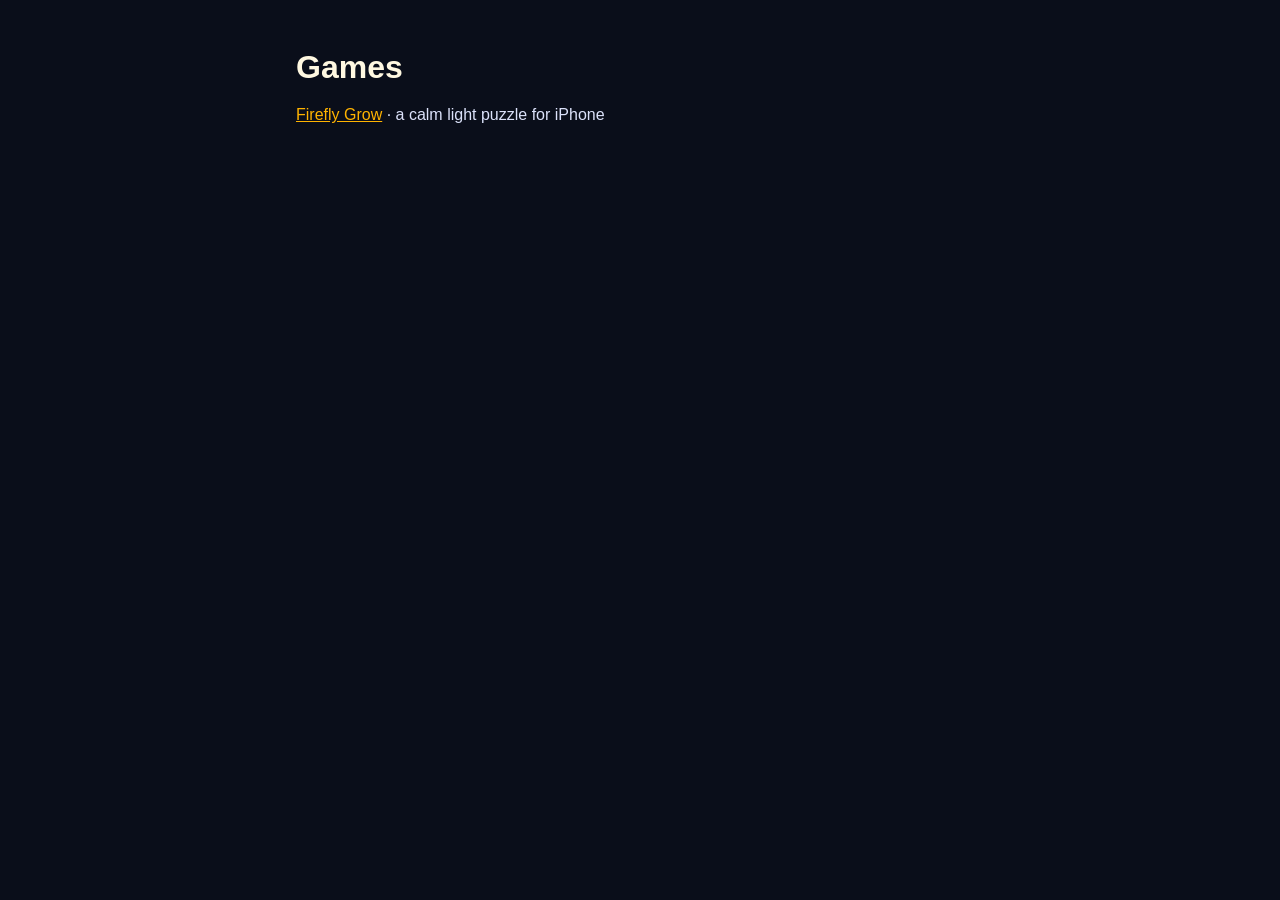
<file: index.html>
<!doctype html>
<html lang="en">
<head>
<meta charset="utf-8">
<meta name="viewport" content="width=device-width, initial-scale=1">
<title>Games</title>
<link rel="stylesheet" href="style.css">
</head>
<body>
<main>
<h1>Games</h1>
<p><a href="firefly-grow/">Firefly Grow</a> · a calm light puzzle for iPhone</p>
</main>
</body>
</html>
</file>
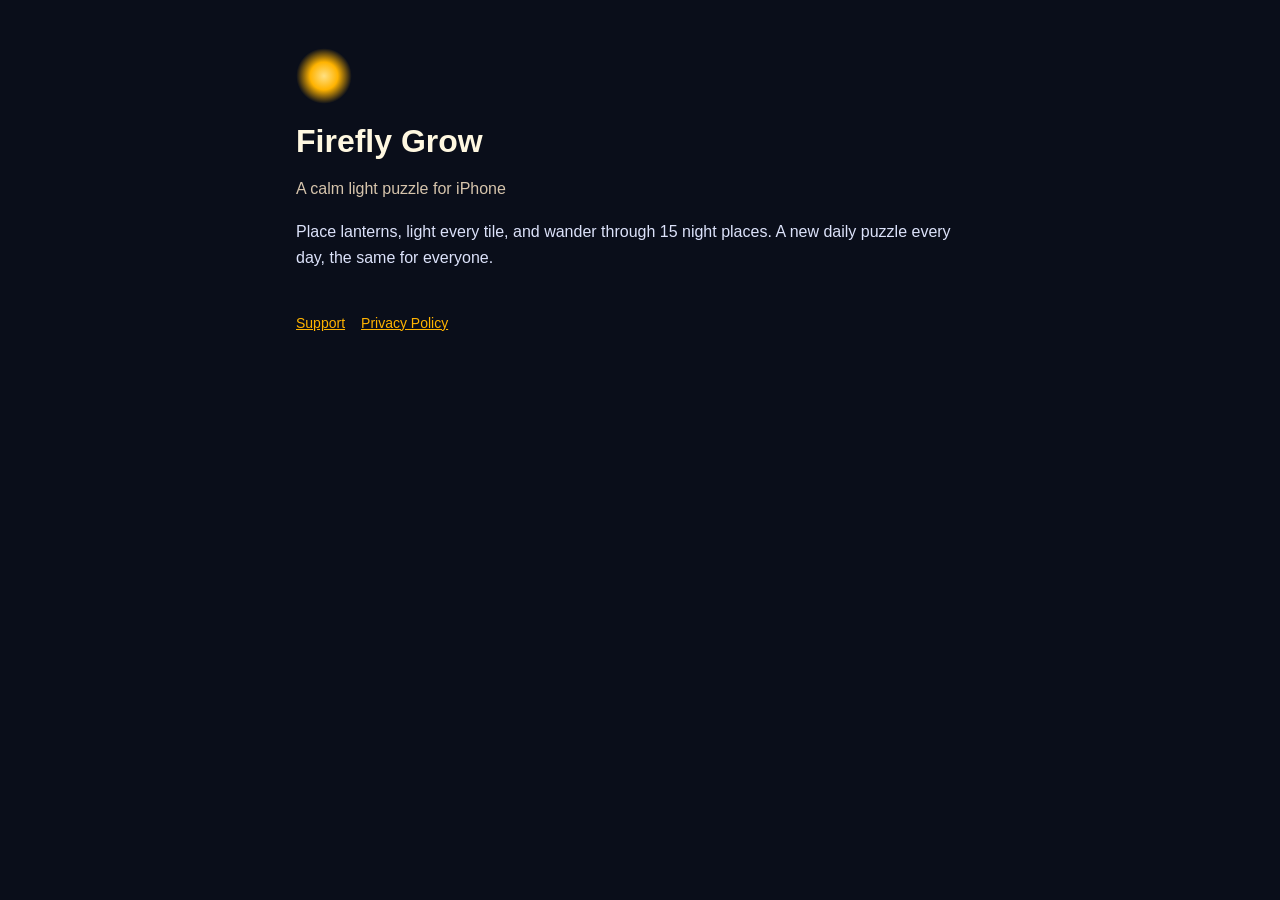
<file: firefly-grow/index.html>
<!doctype html>
<html lang="en">
<head>
<meta charset="utf-8">
<meta name="viewport" content="width=device-width, initial-scale=1">
<title>Firefly Grow</title>
<link rel="stylesheet" href="../style.css">
</head>
<body>
<main>
<div class="glow"></div>
<h1>Firefly Grow</h1>
<p class="dim">A calm light puzzle for iPhone</p>
<p>Place lanterns, light every tile, and wander through 15 night places. A new daily puzzle every day, the same for everyone.</p>
<nav><a href="support/">Support</a><a href="privacy/">Privacy Policy</a></nav>
</main>
</body>
</html>
</file>
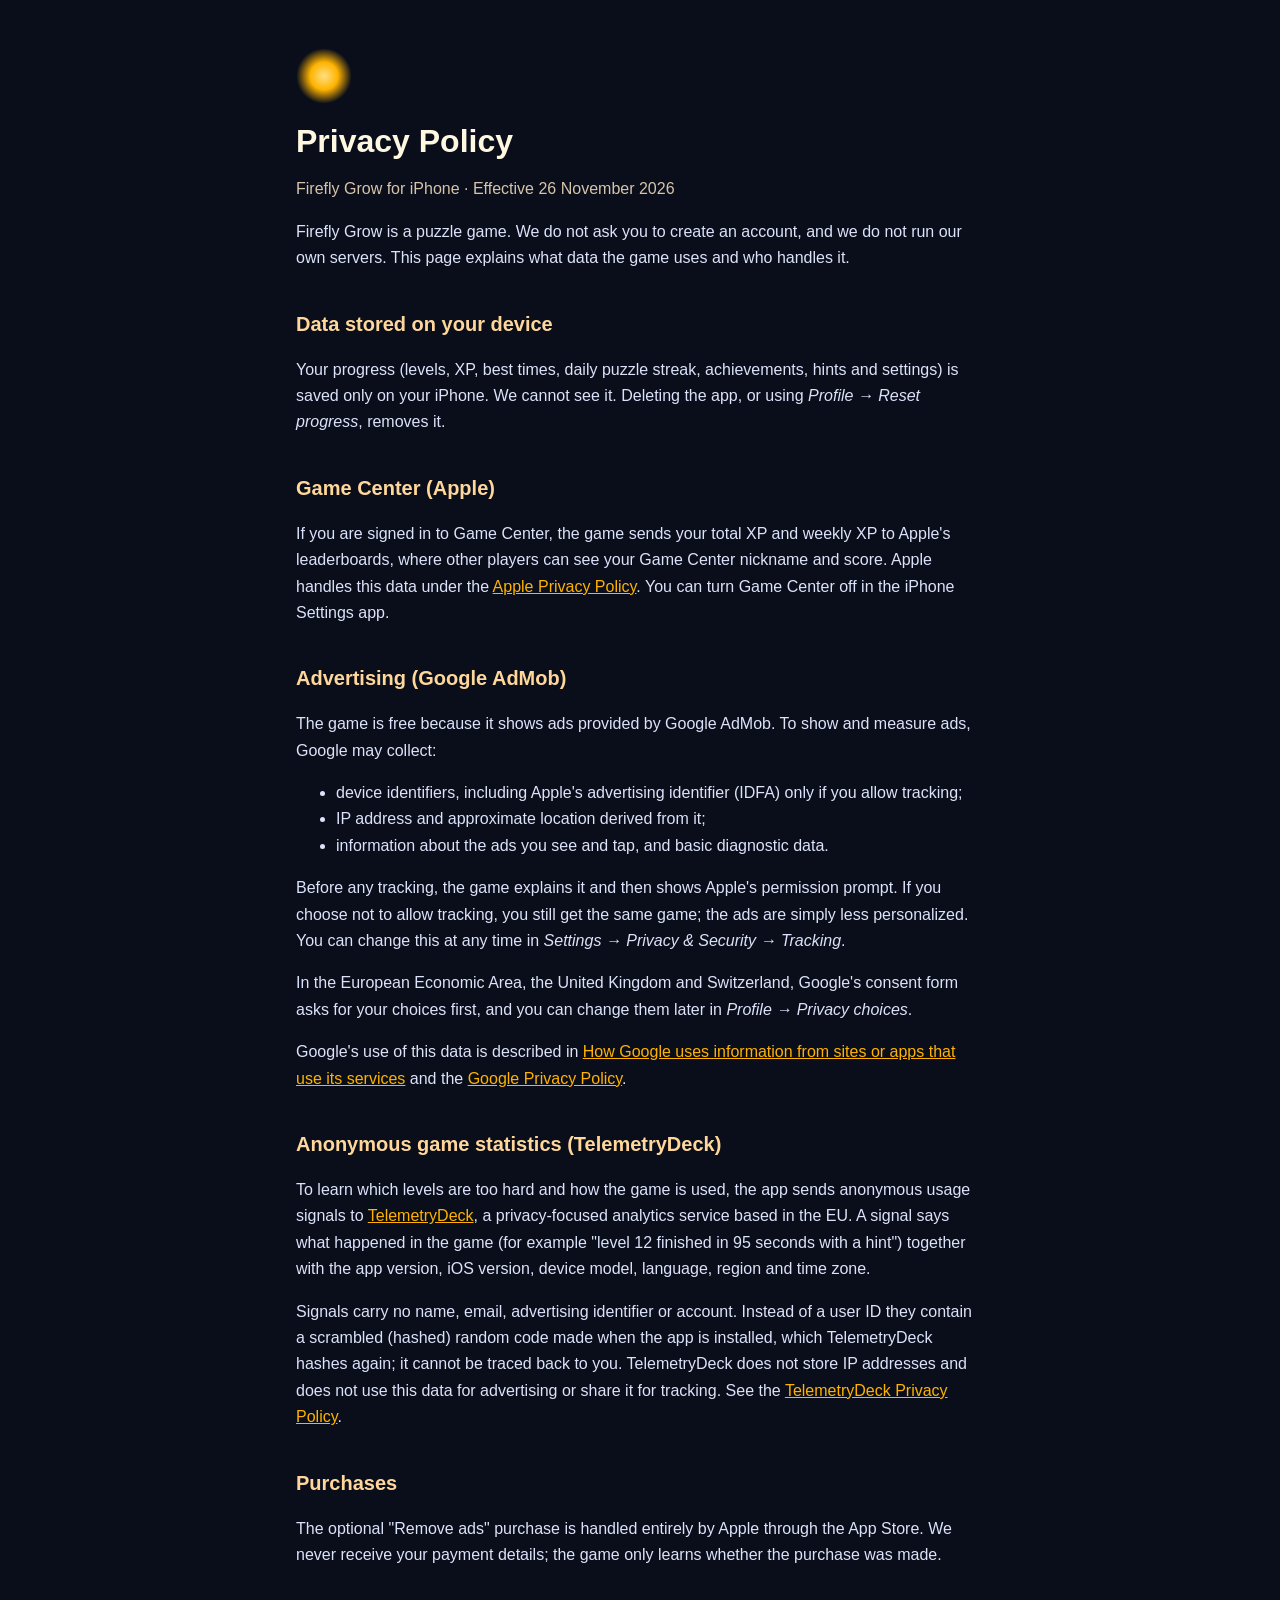
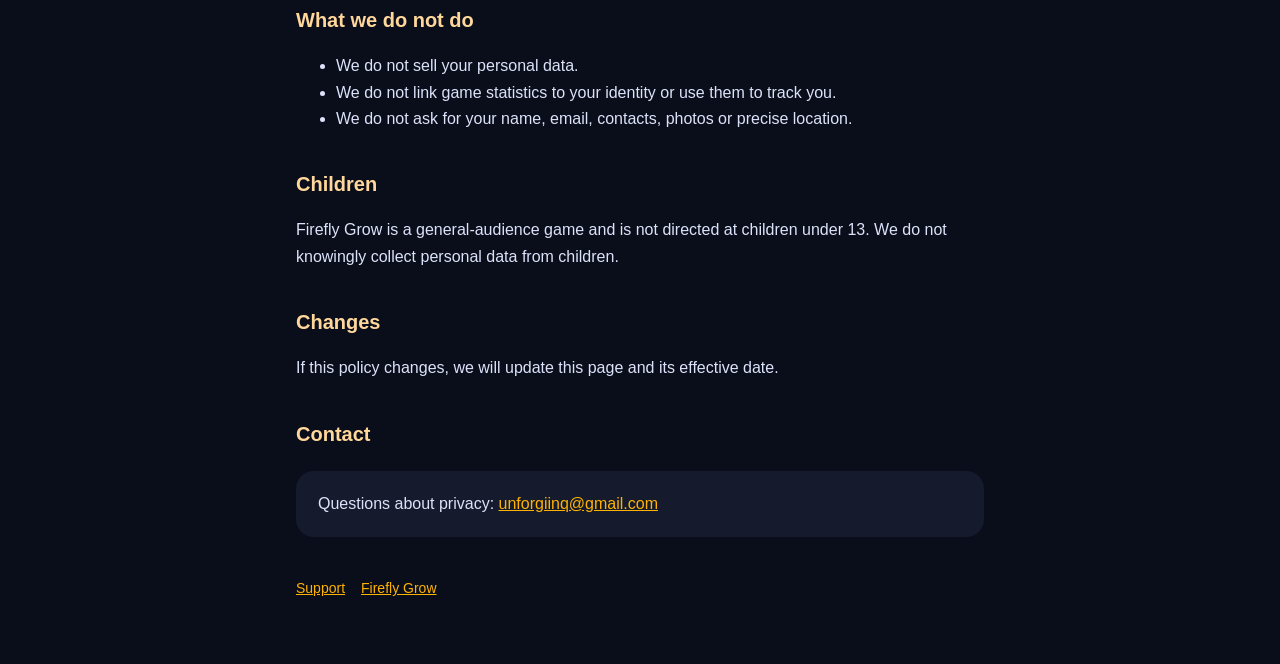
<file: firefly-grow/privacy/index.html>
<!doctype html>
<html lang="en">
<head>
<meta charset="utf-8">
<meta name="viewport" content="width=device-width, initial-scale=1">
<title>Firefly Grow – Privacy Policy</title>
<link rel="stylesheet" href="../../style.css">
</head>
<body>
<main>
<div class="glow"></div>
<h1>Privacy Policy</h1>
<p class="dim">Firefly Grow for iPhone · Effective 26 November 2026</p>

<p>Firefly Grow is a puzzle game. We do not ask you to create an account, and we do not run our own servers. This page explains what data the game uses and who handles it.</p>

<h2>Data stored on your device</h2>
<p>Your progress (levels, XP, best times, daily puzzle streak, achievements, hints and settings) is saved only on your iPhone. We cannot see it. Deleting the app, or using <em>Profile → Reset progress</em>, removes it.</p>

<h2>Game Center (Apple)</h2>
<p>If you are signed in to Game Center, the game sends your total XP and weekly XP to Apple's leaderboards, where other players can see your Game Center nickname and score. Apple handles this data under the <a href="https://www.apple.com/legal/privacy/">Apple Privacy Policy</a>. You can turn Game Center off in the iPhone Settings app.</p>

<h2>Advertising (Google AdMob)</h2>
<p>The game is free because it shows ads provided by Google AdMob. To show and measure ads, Google may collect:</p>
<ul>
<li>device identifiers, including Apple's advertising identifier (IDFA) only if you allow tracking;</li>
<li>IP address and approximate location derived from it;</li>
<li>information about the ads you see and tap, and basic diagnostic data.</li>
</ul>
<p>Before any tracking, the game explains it and then shows Apple's permission prompt. If you choose not to allow tracking, you still get the same game; the ads are simply less personalized. You can change this at any time in <em>Settings → Privacy &amp; Security → Tracking</em>.</p>
<p>In the European Economic Area, the United Kingdom and Switzerland, Google's consent form asks for your choices first, and you can change them later in <em>Profile → Privacy choices</em>.</p>
<p>Google's use of this data is described in <a href="https://policies.google.com/technologies/partner-sites">How Google uses information from sites or apps that use its services</a> and the <a href="https://policies.google.com/privacy">Google Privacy Policy</a>.</p>

<h2>Anonymous game statistics (TelemetryDeck)</h2>
<p>To learn which levels are too hard and how the game is used, the app sends anonymous usage signals to <a href="https://telemetrydeck.com">TelemetryDeck</a>, a privacy-focused analytics service based in the EU. A signal says what happened in the game (for example "level 12 finished in 95 seconds with a hint") together with the app version, iOS version, device model, language, region and time zone.</p>
<p>Signals carry no name, email, advertising identifier or account. Instead of a user ID they contain a scrambled (hashed) random code made when the app is installed, which TelemetryDeck hashes again; it cannot be traced back to you. TelemetryDeck does not store IP addresses and does not use this data for advertising or share it for tracking. See the <a href="https://telemetrydeck.com/privacy/">TelemetryDeck Privacy Policy</a>.</p>

<h2>Purchases</h2>
<p>The optional "Remove ads" purchase is handled entirely by Apple through the App Store. We never receive your payment details; the game only learns whether the purchase was made.</p>

<h2>What we do not do</h2>
<ul>
<li>We do not sell your personal data.</li>
<li>We do not link game statistics to your identity or use them to track you.</li>
<li>We do not ask for your name, email, contacts, photos or precise location.</li>
</ul>

<h2>Children</h2>
<p>Firefly Grow is a general-audience game and is not directed at children under 13. We do not knowingly collect personal data from children.</p>

<h2>Changes</h2>
<p>If this policy changes, we will update this page and its effective date.</p>

<h2>Contact</h2>
<div class="card">Questions about privacy: <a href="mailto:unforgiinq@gmail.com">unforgiinq@gmail.com</a></div>

<nav><a href="../support/">Support</a><a href="../">Firefly Grow</a></nav>
</main>
</body>
</html>
</file>
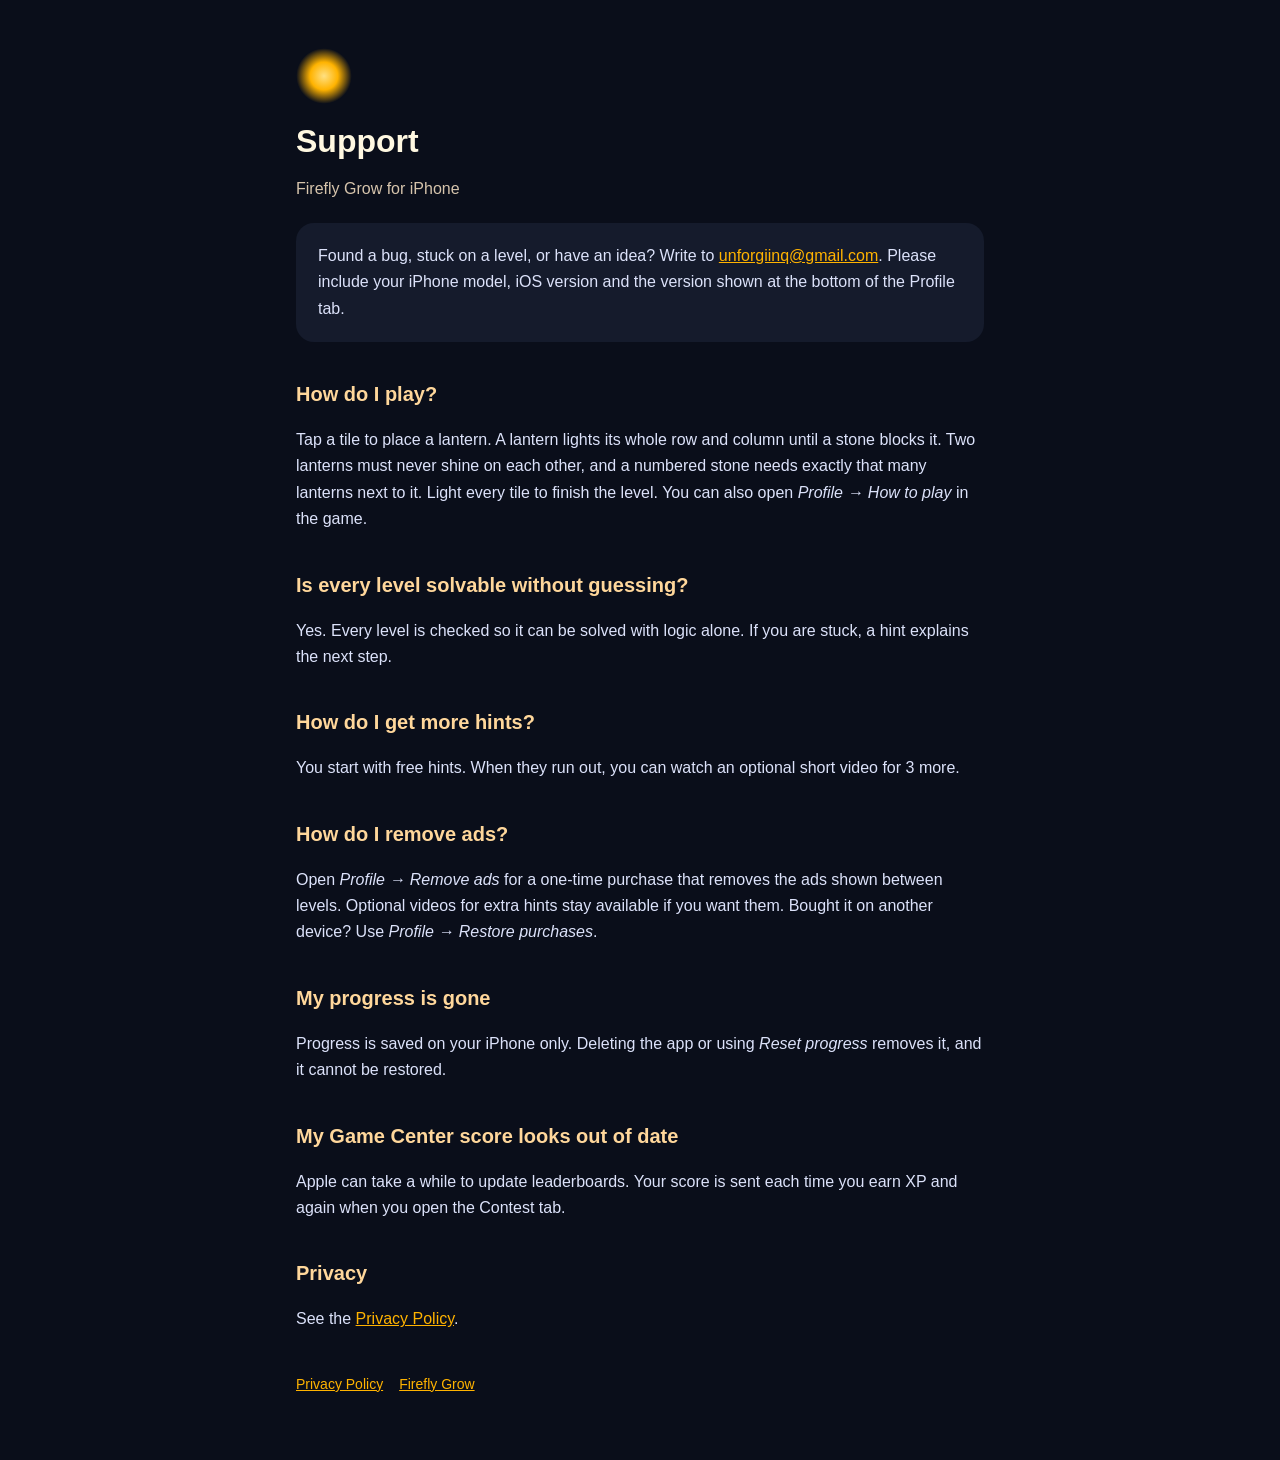
<file: firefly-grow/support/index.html>
<!doctype html>
<html lang="en">
<head>
<meta charset="utf-8">
<meta name="viewport" content="width=device-width, initial-scale=1">
<title>Firefly Grow – Support</title>
<link rel="stylesheet" href="../../style.css">
</head>
<body>
<main>
<div class="glow"></div>
<h1>Support</h1>
<p class="dim">Firefly Grow for iPhone</p>

<div class="card">Found a bug, stuck on a level, or have an idea? Write to <a href="mailto:unforgiinq@gmail.com">unforgiinq@gmail.com</a>. Please include your iPhone model, iOS version and the version shown at the bottom of the Profile tab.</div>

<h2>How do I play?</h2>
<p>Tap a tile to place a lantern. A lantern lights its whole row and column until a stone blocks it. Two lanterns must never shine on each other, and a numbered stone needs exactly that many lanterns next to it. Light every tile to finish the level. You can also open <em>Profile → How to play</em> in the game.</p>

<h2>Is every level solvable without guessing?</h2>
<p>Yes. Every level is checked so it can be solved with logic alone. If you are stuck, a hint explains the next step.</p>

<h2>How do I get more hints?</h2>
<p>You start with free hints. When they run out, you can watch an optional short video for 3 more.</p>

<h2>How do I remove ads?</h2>
<p>Open <em>Profile → Remove ads</em> for a one-time purchase that removes the ads shown between levels. Optional videos for extra hints stay available if you want them. Bought it on another device? Use <em>Profile → Restore purchases</em>.</p>

<h2>My progress is gone</h2>
<p>Progress is saved on your iPhone only. Deleting the app or using <em>Reset progress</em> removes it, and it cannot be restored.</p>

<h2>My Game Center score looks out of date</h2>
<p>Apple can take a while to update leaderboards. Your score is sent each time you earn XP and again when you open the Contest tab.</p>

<h2>Privacy</h2>
<p>See the <a href="../privacy/">Privacy Policy</a>.</p>

<nav><a href="../privacy/">Privacy Policy</a><a href="../">Firefly Grow</a></nav>
</main>
</body>
</html>
</file>
<file: style.css>
:root{--bg:#0A0E1A;--surface:#151B2C;--text:#DCE2FA;--dim:#D6C4AC;--amber:#FFB300;--soft:#FFD79B}
*{box-sizing:border-box}
body{margin:0;background:var(--bg);color:var(--text);font:16px/1.65 -apple-system,BlinkMacSystemFont,"SF Pro Rounded","Segoe UI",Roboto,sans-serif}
main{max-width:720px;margin:0 auto;padding:48px 16px 64px}
h1{font-size:32px;line-height:1.2;margin:0 0 6px;color:#FFF8E1}
h2{font-size:20px;margin:36px 0 8px;color:var(--soft)}
p,li{color:var(--text)}
.dim{color:var(--dim)}
a{color:var(--amber)}
.card{background:var(--surface);border-radius:18px;padding:20px 22px;margin:20px 0}
.glow{width:56px;height:56px;border-radius:50%;background:radial-gradient(circle,#FFE082 0,#FFB300 35%,rgba(255,179,0,0) 70%);margin-bottom:18px}
nav{margin-top:40px;font-size:14px}
nav a{margin-right:16px}
</file>
